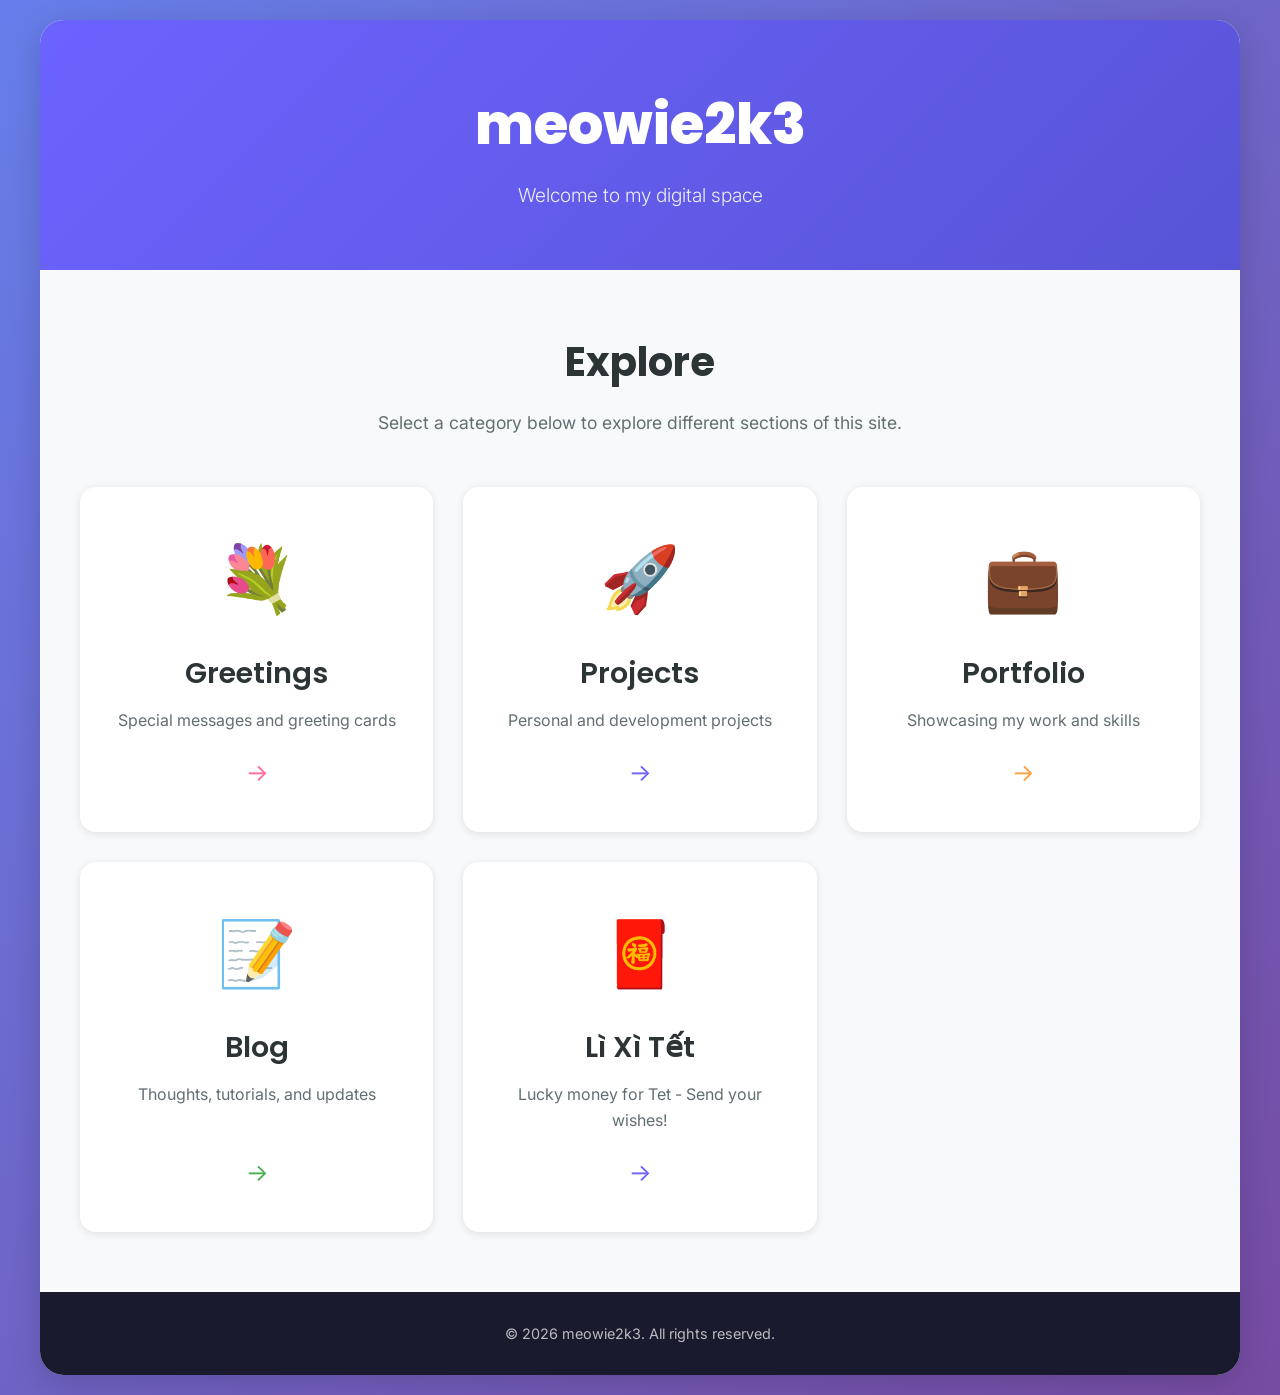
<file: index.html>
<!DOCTYPE html>
<html lang="en">
<head>
    <meta charset="UTF-8">
    <meta name="viewport" content="width=device-width, initial-scale=1.0">
    <meta name="description" content="Personal website - Multiple projects and pages">
    <meta name="theme-color" content="#6C63FF">
    <title>meowie2k3 - Home</title>
    <link rel="stylesheet" href="style.css">
    <link rel="preconnect" href="https://fonts.googleapis.com">
    <link rel="preconnect" href="https://fonts.gstatic.com" crossorigin>
    <link href="https://fonts.googleapis.com/css2?family=Inter:wght@300;400;500;600;700&family=Poppins:wght@600;700;800&display=swap" rel="stylesheet">
</head>
<body>
    <div class="container">
        <header class="header">
            <div class="logo">
                <h1>meowie2k3</h1>
                <p class="subtitle">Welcome to my digital space</p>
            </div>
        </header>

        <main class="main-content">
            <section class="intro">
                <h2 class="section-title">Explore</h2>
                <p class="intro-text">Select a category below to explore different sections of this site.</p>
            </section>

            <div class="grid-container">
                <!-- Cards will be dynamically generated from sections.json -->
            </div>
        </main>

        <footer class="footer">
            <p>&copy; 2026 meowie2k3. All rights reserved.</p>
        </footer>
    </div>

    <script src="main.js"></script>
</body>
</html>
</file>
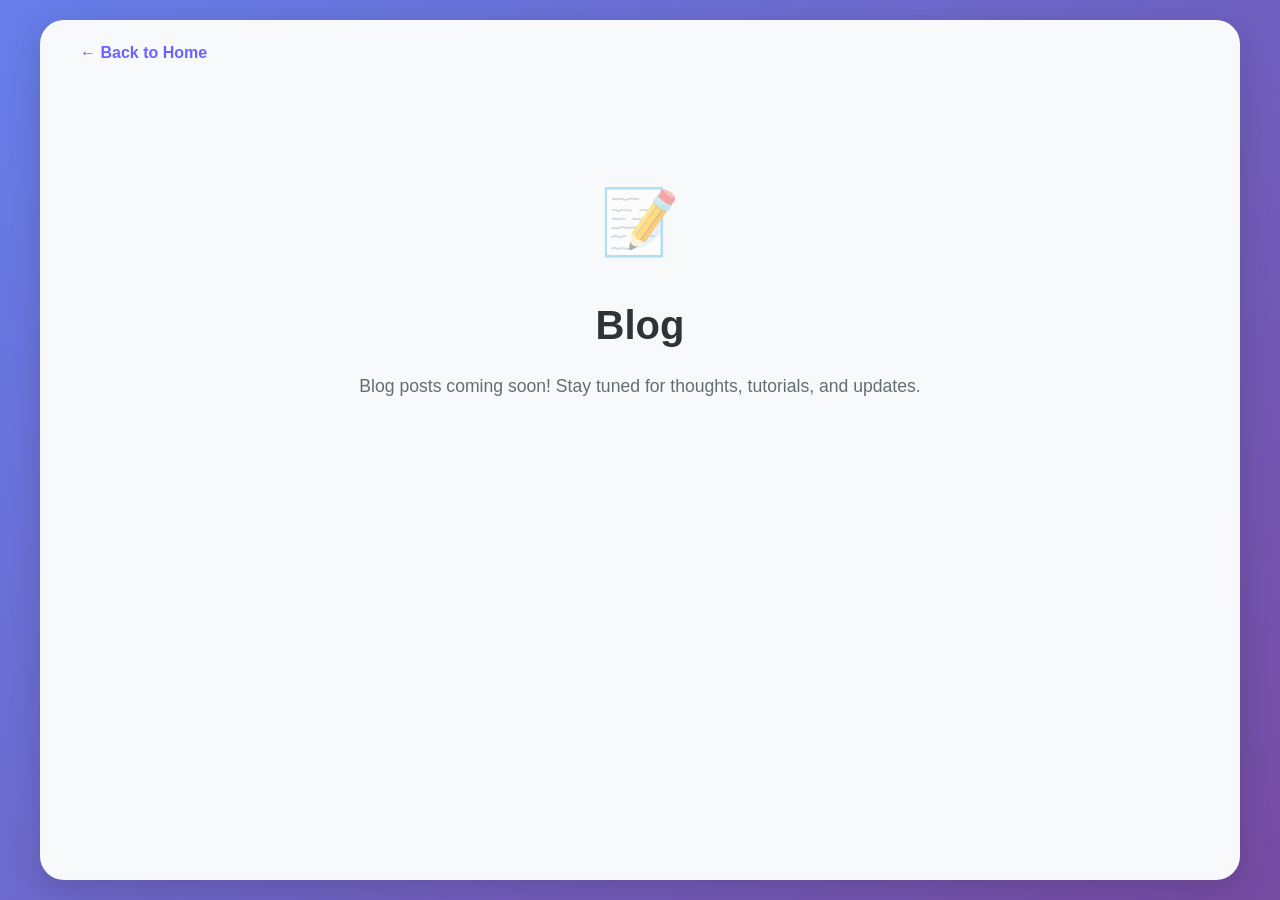
<file: blog/index.html>
<!DOCTYPE html>
<html lang="en">
<head>
    <meta charset="UTF-8">
    <meta name="viewport" content="width=device-width, initial-scale=1.0">
    <title>Blog - meowie2k3</title>
    <link rel="stylesheet" href="../style.css">
    <style>
        .back-link {
            display: inline-block;
            margin: 20px 40px;
            color: var(--primary-color);
            text-decoration: none;
            font-weight: 600;
            transition: transform 0.3s ease;
        }
        .back-link:hover {
            transform: translateX(-5px);
        }
        .content-area {
            padding: 40px;
            text-align: center;
            min-height: 400px;
            display: flex;
            flex-direction: column;
            align-items: center;
            justify-content: center;
        }
        .empty-state {
            font-size: 4rem;
            margin-bottom: 20px;
            opacity: 0.5;
        }
    </style>
</head>
<body>
    <div class="container">
        <a href="../" class="back-link">← Back to Home</a>
        
        <div class="content-area">
            <div class="empty-state">📝</div>
            <h2 class="section-title">Blog</h2>
            <p class="intro-text">
                Blog posts coming soon! Stay tuned for thoughts, tutorials, and updates.
            </p>
        </div>
    </div>
</body>
</html>
</file>
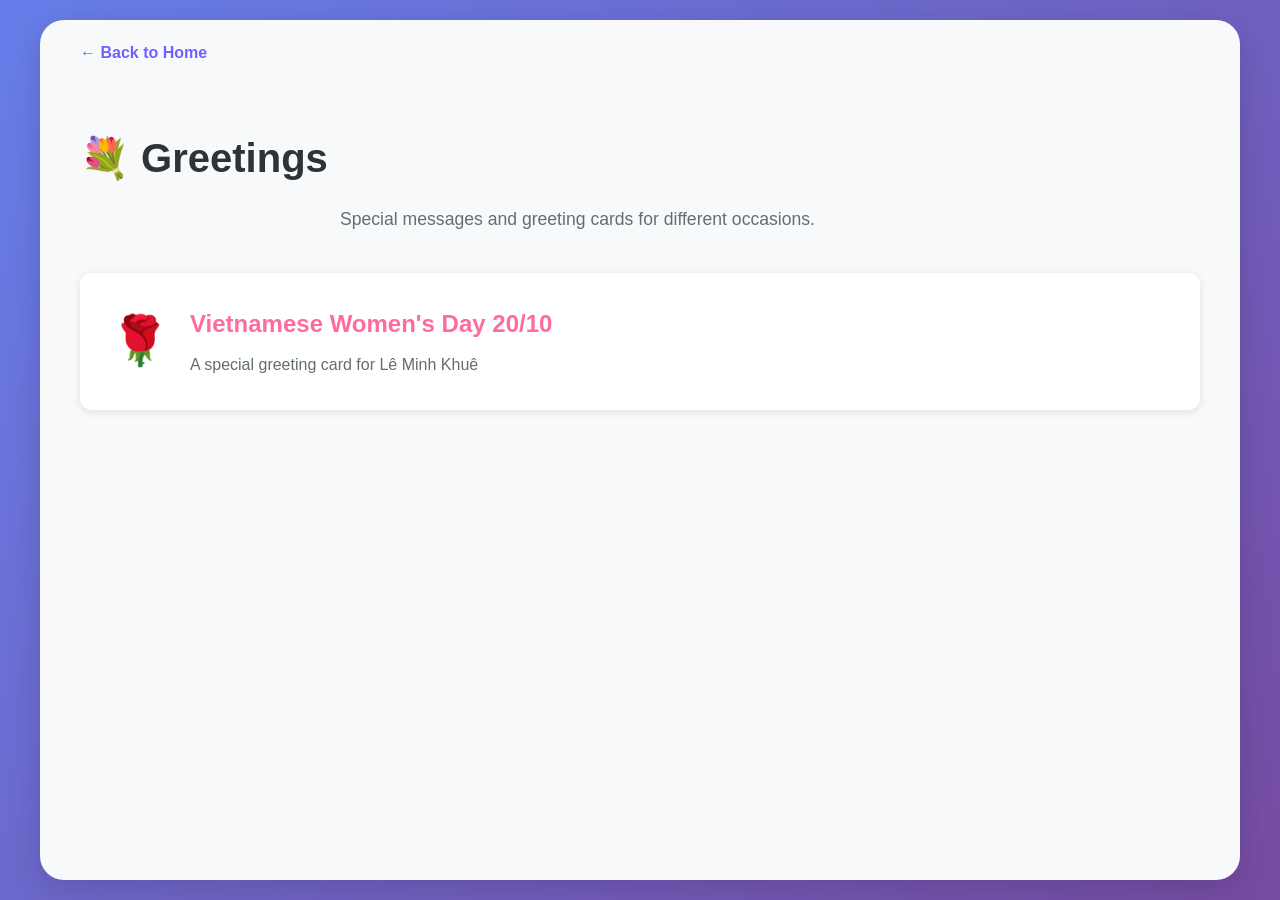
<file: greetings/index.html>
<!DOCTYPE html>
<html lang="en">
<head>
    <meta charset="UTF-8">
    <meta name="viewport" content="width=device-width, initial-scale=1.0">
    <title>Greetings - meowie2k3</title>
    <link rel="stylesheet" href="../style.css">
    <style>
        .back-link {
            display: inline-block;
            margin: 20px 40px;
            color: var(--primary-color);
            text-decoration: none;
            font-weight: 600;
            transition: transform 0.3s ease;
        }
        .back-link:hover {
            transform: translateX(-5px);
        }
        .greeting-list {
            padding: 40px;
        }
        .greeting-item {
            background: white;
            padding: 30px;
            margin-bottom: 20px;
            border-radius: 12px;
            box-shadow: var(--shadow-sm);
            transition: all 0.3s ease;
        }
        .greeting-item:hover {
            transform: translateX(10px);
            box-shadow: var(--shadow-md);
        }
        .greeting-item a {
            text-decoration: none;
            color: var(--text-dark);
            display: flex;
            align-items: center;
            gap: 20px;
        }
        .greeting-icon {
            font-size: 3rem;
        }
        .greeting-info h3 {
            font-size: 1.5rem;
            margin-bottom: 8px;
            color: var(--accent-pink);
        }
        .greeting-info p {
            color: var(--text-light);
        }
    </style>
</head>
<body>
    <div class="container">
        <a href="../" class="back-link">← Back to Home</a>
        
        <div class="greeting-list">
            <h2 class="section-title">💐 Greetings</h2>
            <p class="intro-text" style="text-align: left; margin-bottom: 40px;">
                Special messages and greeting cards for different occasions.
            </p>

            <div class="greeting-item">
                <a href="khue-2010/">
                    <span class="greeting-icon">🌹</span>
                    <div class="greeting-info">
                        <h3>Vietnamese Women's Day 20/10</h3>
                        <p>A special greeting card for Lê Minh Khuê</p>
                    </div>
                </a>
            </div>

            <!-- Add more greeting cards here in the future -->
        </div>
    </div>
</body>
</html>
</file>
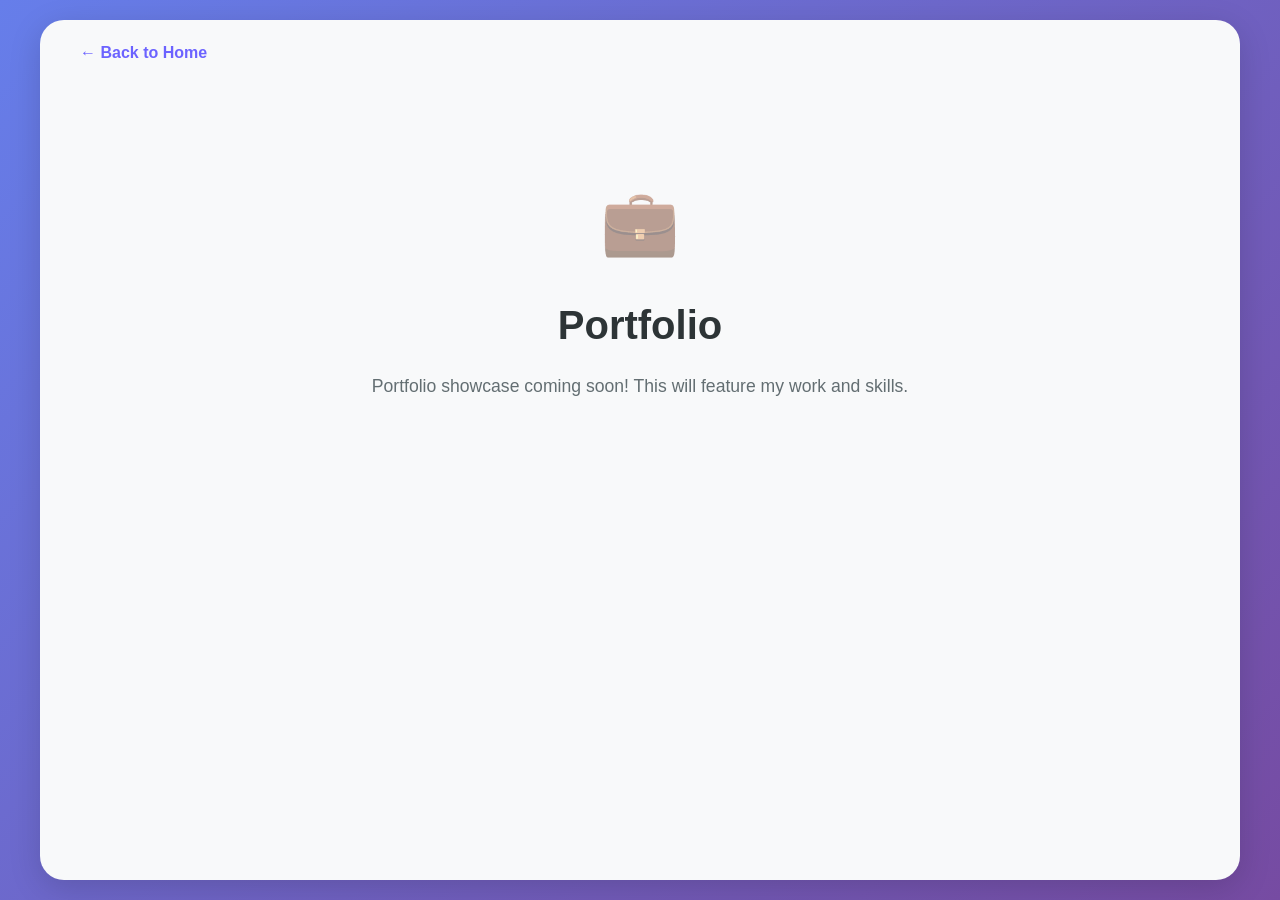
<file: portfolio/index.html>
<!DOCTYPE html>
<html lang="en">
<head>
    <meta charset="UTF-8">
    <meta name="viewport" content="width=device-width, initial-scale=1.0">
    <title>Portfolio - meowie2k3</title>
    <link rel="stylesheet" href="../style.css">
    <style>
        .back-link {
            display: inline-block;
            margin: 20px 40px;
            color: var(--primary-color);
            text-decoration: none;
            font-weight: 600;
            transition: transform 0.3s ease;
        }
        .back-link:hover {
            transform: translateX(-5px);
        }
        .content-area {
            padding: 40px;
            text-align: center;
            min-height: 400px;
            display: flex;
            flex-direction: column;
            align-items: center;
            justify-content: center;
        }
        .empty-state {
            font-size: 4rem;
            margin-bottom: 20px;
            opacity: 0.5;
        }
    </style>
</head>
<body>
    <div class="container">
        <a href="../" class="back-link">← Back to Home</a>
        
        <div class="content-area">
            <div class="empty-state">💼</div>
            <h2 class="section-title">Portfolio</h2>
            <p class="intro-text">
                Portfolio showcase coming soon! This will feature my work and skills.
            </p>
        </div>
    </div>
</body>
</html>
</file>
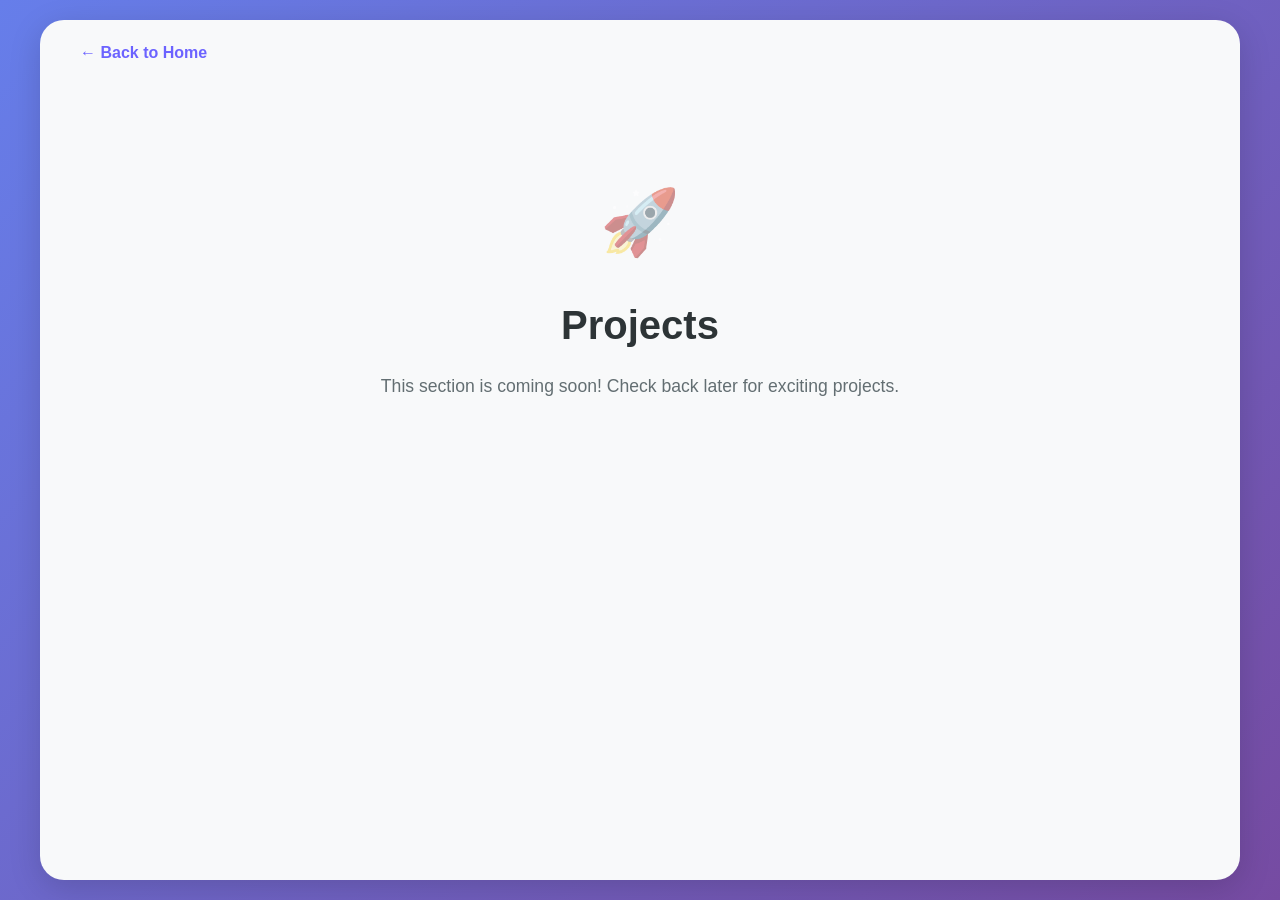
<file: projects/index.html>
<!DOCTYPE html>
<html lang="en">
<head>
    <meta charset="UTF-8">
    <meta name="viewport" content="width=device-width, initial-scale=1.0">
    <title>Projects - meowie2k3</title>
    <link rel="stylesheet" href="../style.css">
    <style>
        .back-link {
            display: inline-block;
            margin: 20px 40px;
            color: var(--primary-color);
            text-decoration: none;
            font-weight: 600;
            transition: transform 0.3s ease;
        }
        .back-link:hover {
            transform: translateX(-5px);
        }
        .content-area {
            padding: 40px;
            text-align: center;
            min-height: 400px;
            display: flex;
            flex-direction: column;
            align-items: center;
            justify-content: center;
        }
        .empty-state {
            font-size: 4rem;
            margin-bottom: 20px;
            opacity: 0.5;
        }
    </style>
</head>
<body>
    <div class="container">
        <a href="../" class="back-link">← Back to Home</a>
        
        <div class="content-area">
            <div class="empty-state">🚀</div>
            <h2 class="section-title">Projects</h2>
            <p class="intro-text">
                This section is coming soon! Check back later for exciting projects.
            </p>
        </div>
    </div>
</body>
</html>
</file>
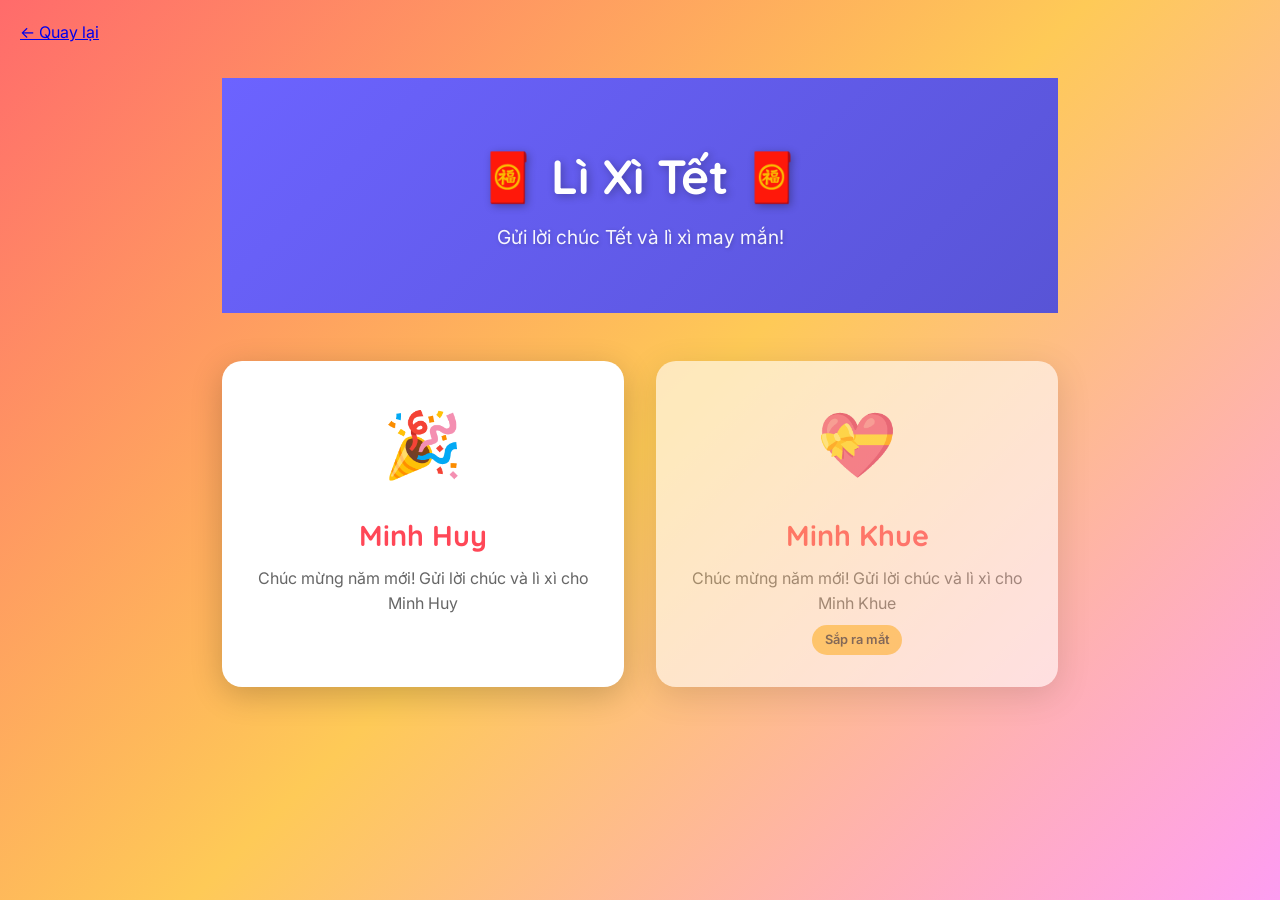
<file: Tet_lixi/index.html>
<!DOCTYPE html>
<html lang="vi">
<head>
    <meta charset="UTF-8">
    <meta name="viewport" content="width=device-width, initial-scale=1.0">
    <title>Lì Xì Tết</title>
    <link rel="stylesheet" href="../style.css">
    <link href="https://fonts.googleapis.com/css2?family=Inter:wght@400;500;600&family=Quicksand:wght@600;700&display=swap" rel="stylesheet">
    <style>
        body {
            background: linear-gradient(135deg, #ff6b6b 0%, #feca57 50%, #ff9ff3 100%);
            min-height: 100vh;
        }

        .content-area {
            max-width: 900px;
            margin: 0 auto;
            padding: 2rem;
        }

        .header {
            text-align: center;
            margin-bottom: 3rem;
        }

        .header h1 {
            font-family: 'Quicksand', sans-serif;
            font-size: 3rem;
            color: white;
            text-shadow: 2px 2px 8px rgba(0,0,0,0.3);
            margin-bottom: 0.5rem;
        }

        .header p {
            color: rgba(255,255,255,0.95);
            font-size: 1.2rem;
            text-shadow: 1px 1px 4px rgba(0,0,0,0.2);
        }

        .lixi-grid {
            display: grid;
            grid-template-columns: repeat(auto-fit, minmax(300px, 1fr));
            gap: 2rem;
            margin-top: 2rem;
        }

        .lixi-card {
            background: white;
            border-radius: 20px;
            padding: 2rem;
            box-shadow: 0 8px 32px rgba(0,0,0,0.2);
            transition: all 0.3s ease;
            text-decoration: none;
            color: inherit;
            display: flex;
            flex-direction: column;
            align-items: center;
        }

        .lixi-card:hover {
            transform: translateY(-10px);
            box-shadow: 0 12px 40px rgba(0,0,0,0.3);
        }

        .lixi-icon {
            font-size: 4rem;
            margin-bottom: 1rem;
            animation: bounce 2s ease-in-out infinite;
        }

        @keyframes bounce {
            0%, 100% { transform: translateY(0); }
            50% { transform: translateY(-10px); }
        }

        .lixi-card h2 {
            font-family: 'Quicksand', sans-serif;
            font-size: 1.8rem;
            color: #ff4757;
            margin-bottom: 0.5rem;
        }

        .lixi-card p {
            color: #666;
            text-align: center;
            line-height: 1.6;
        }

        .coming-soon {
            opacity: 0.6;
            cursor: not-allowed;
        }

        .coming-soon:hover {
            transform: none;
        }

        .badge {
            background: #feca57;
            color: #333;
            padding: 0.3rem 0.8rem;
            border-radius: 20px;
            font-size: 0.8rem;
            font-weight: 600;
            margin-top: 0.5rem;
        }

        @media (max-width: 768px) {
            .header h1 {
                font-size: 2rem;
            }

            .lixi-grid {
                grid-template-columns: 1fr;
            }
        }
    </style>
</head>
<body>
    <a href="../" class="back-link">← Quay lại</a>
    
    <div class="content-area">
        <div class="header">
            <h1>🧧 Lì Xì Tết 🧧</h1>
            <p>Gửi lời chúc Tết và lì xì may mắn!</p>
        </div>

        <div class="lixi-grid">
            <a href="MinhHuy/" class="lixi-card">
                <div class="lixi-icon">🎉</div>
                <h2>Minh Huy</h2>
                <p>Chúc mừng năm mới! Gửi lời chúc và lì xì cho Minh Huy</p>
            </a>

            <div class="lixi-card coming-soon">
                <div class="lixi-icon">💝</div>
                <h2>Minh Khue</h2>
                <p>Chúc mừng năm mới! Gửi lời chúc và lì xì cho Minh Khue</p>
                <span class="badge">Sắp ra mắt</span>
            </div>
        </div>
    </div>
</body>
</html>
</file>
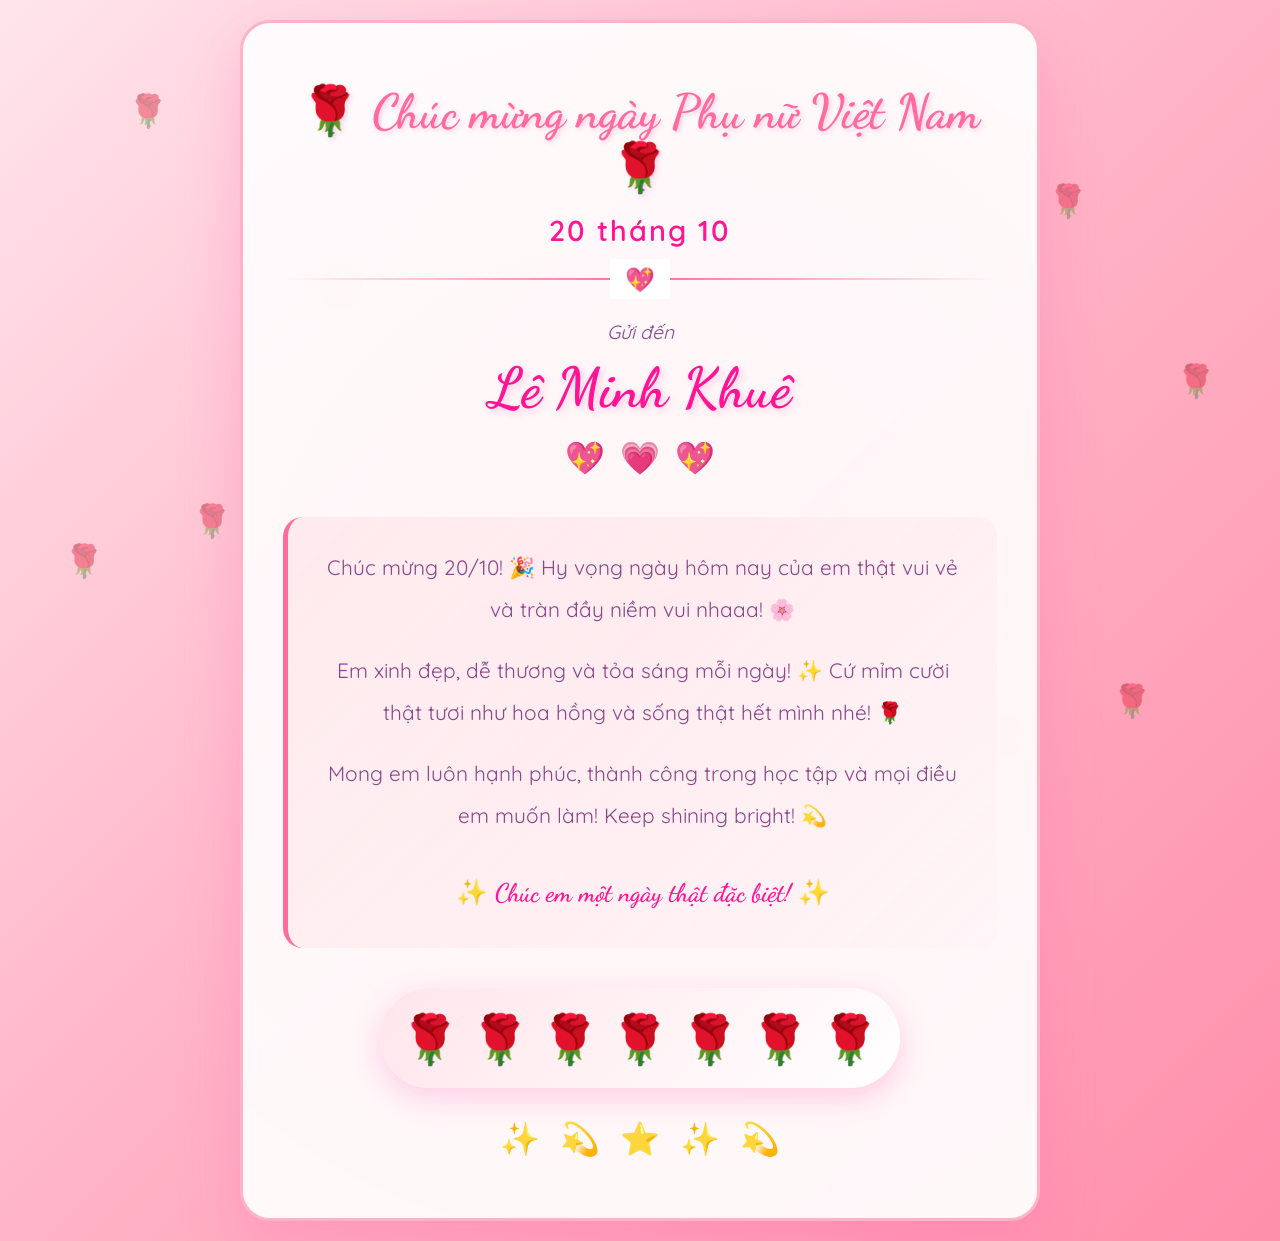
<file: greetings/khue-2010/index.html>
<!DOCTYPE html>
<html lang="vi">
<head>
    <meta charset="UTF-8">
    <meta name="viewport" content="width=device-width, initial-scale=1.0, maximum-scale=5.0, user-scalable=yes">
    <meta name="description" content="Chúc mừng ngày Phụ nữ Việt Nam 20/10 - Lê Minh Khuê">
    <meta name="theme-color" content="#FFB3C6">
    <title>Chúc mừng ngày Phụ nữ Việt Nam 20/10 💐</title>
    <link rel="stylesheet" href="styles.css">
    <link rel="preconnect" href="https://fonts.googleapis.com">
    <link rel="preconnect" href="https://fonts.gstatic.com" crossorigin>
    <link href="https://fonts.googleapis.com/css2?family=Dancing+Script:wght@400;500;600;700&family=Quicksand:wght@300;400;500;600;700&display=swap" rel="stylesheet">
</head>
<body>
    <!-- Floating roses background -->
    <div class="roses-container">
        <div class="rose rose-1">🌹</div>
        <div class="rose rose-2">🌹</div>
        <div class="rose rose-3">🌹</div>
        <div class="rose rose-4">🌹</div>
        <div class="rose rose-5">🌹</div>
        <div class="rose rose-6">🌹</div>
        <div class="rose rose-7">🌹</div>
        <div class="rose rose-8">🌹</div>
    </div>

    <!-- Main content -->
    <div class="container">
        <div class="card">
            <div class="header">
                <h1 class="fade-in">
                    <span class="rose-icon">🌹</span>
                    Chúc mừng ngày Phụ nữ Việt Nam
                    <span class="rose-icon">🌹</span>
                </h1>
                <p class="date fade-in-delay-1">20 tháng 10</p>
            </div>

            <div class="divider"></div>

            <div class="recipient fade-in-delay-2">
                <p class="to-text">Gửi đến</p>
                <h2 class="name">Lê Minh Khuê</h2>
                <div class="heart-group">
                    <span class="heart">💖</span>
                    <span class="heart">💗</span>
                    <span class="heart">💖</span>
                </div>
            </div>

            <div class="message fade-in-delay-3">
                <p class="message-text">
                    Chúc mừng 20/10! 🎉 Hy vọng ngày hôm nay của em thật vui vẻ và tràn đầy niềm vui nhaaa! 🌸
                </p>
                <p class="message-text">
                    Em xinh đẹp, dễ thương và tỏa sáng mỗi ngày! ✨
                    Cứ mỉm cười thật tươi như hoa hồng và sống thật hết mình nhé! 🌹
                </p>
                <p class="message-text">
                    Mong em luôn hạnh phúc, thành công trong học tập và mọi điều em muốn làm! 
                    Keep shining bright! 💫
                </p>
                <p class="message-text signature">
                    ✨ Chúc em một ngày thật đặc biệt! ✨
                </p>
            </div>

            <div class="bouquet fade-in-delay-4">
                <div class="bouquet-container">
                    <span class="flower">🌹</span>
                    <span class="flower">🌹</span>
                    <span class="flower">🌹</span>
                    <span class="flower">🌹</span>
                    <span class="flower">🌹</span>
                    <span class="flower">🌹</span>
                    <span class="flower">🌹</span>
                </div>
            </div>

            <div class="sparkles">
                <span class="sparkle">✨</span>
                <span class="sparkle">💫</span>
                <span class="sparkle">⭐</span>
                <span class="sparkle">✨</span>
                <span class="sparkle">💫</span>
            </div>
        </div>
    </div>

    <script src="script.js"></script>
</body>
</html>
</file>
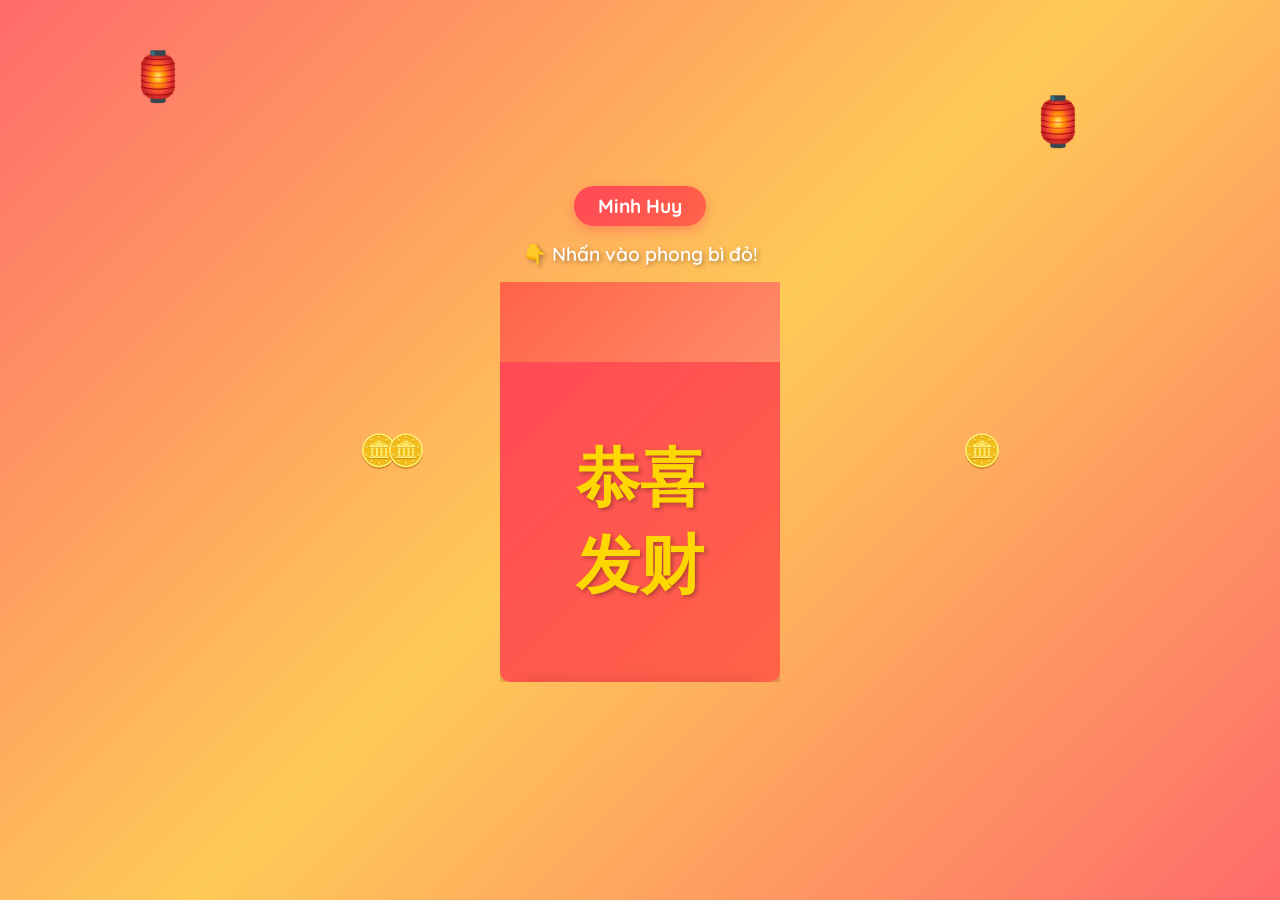
<file: Tet_lixi/MinhHuy/index.html>
<!DOCTYPE html>
<html lang="vi">
<head>
    <meta charset="UTF-8">
    <meta name="viewport" content="width=device-width, initial-scale=1.0">
    <title>Lì xì Tết - Minh Huy</title>
    <link href="https://fonts.googleapis.com/css2?family=Quicksand:wght@400;600;700&display=swap" rel="stylesheet">
    <style>
        * {
            margin: 0;
            padding: 0;
            box-sizing: border-box;
        }

        body {
            font-family: 'Quicksand', sans-serif;
            background: linear-gradient(135deg, #ff6b6b 0%, #feca57 50%, #ff6b6b 100%);
            min-height: 100vh;
            display: flex;
            justify-content: center;
            align-items: center;
            overflow: hidden;
            position: relative;
        }

        /* Fireworks and decorations */
        .firework {
            position: absolute;
            width: 4px;
            height: 4px;
            border-radius: 50%;
            animation: explode 1s ease-out infinite;
        }

        @keyframes explode {
            0% {
                opacity: 1;
                transform: scale(0);
            }
            100% {
                opacity: 0;
                transform: scale(20);
            }
        }

        .lantern {
            position: absolute;
            font-size: 3rem;
            animation: swing 3s ease-in-out infinite;
        }

        @keyframes swing {
            0%, 100% { transform: rotate(-5deg); }
            50% { transform: rotate(5deg); }
        }

        /* Main container */
        .container {
            text-align: center;
            padding: 2rem;
            max-width: 500px;
            width: 90%;
            z-index: 10;
        }

        .envelope-container {
            position: relative;
            margin-bottom: 2rem;
            cursor: pointer;
        }

        .envelope {
            width: 280px;
            height: 400px;
            margin: 0 auto;
            position: relative;
            transition: transform 0.3s ease;
            overflow: hidden;
        }

        .envelope.opened {
            overflow: visible;
        }

        .envelope:hover {
            transform: scale(1.05);
        }

        .envelope-back {
            width: 100%;
            height: 100%;
            background: linear-gradient(135deg, #ff4757 0%, #ff6348 100%);
            border-radius: 0 0 10px 10px;
            box-shadow: 0 10px 30px rgba(0,0,0,0.3);
            position: relative;
            overflow: hidden;
        }

        .envelope-back::before {
            content: '恭喜发财';
            position: absolute;
            font-size: 4rem;
            color: #ffd700;
            top: 60%;
            left: 50%;
            transform: translate(-50%, -50%);
            font-weight: bold;
            text-shadow: 2px 2px 4px rgba(0,0,0,0.3);
        }

        .envelope-flap {
            position: absolute;
            top: 0;
            left: 0;
            width: 100%;
            height: 20%;
            background: linear-gradient(135deg, #ff6348 0%, #ff8c69 100%);
            transform-origin: top;
            transition: transform 0.6s ease, z-index 0s ease 0.6s;
            z-index: 10;
        }

        .envelope.opened .envelope-flap {
            transform: rotateX(-180deg);
            z-index: 1;
        }

        .greeting-card {
            position: absolute;
            width: 240px;
            height: 450px;
            background: linear-gradient(135deg, #fff5e1 0%, #ffe4b5 100%);
            border-radius: 8px;
            top: 50%;
            left: 50%;
            transform: translate(-50%, -50%) translateY(425px);
            transition: transform 0.6s ease 0.3s, z-index 0s ease 0.3s;
            box-shadow: 0 5px 20px rgba(0,0,0,0.2);
            padding: 1.5rem;
            z-index: 5;
            overflow: hidden;
        }

        .envelope.opened .greeting-card {
            transform: translate(-50%, -50%) translateY(-180px);
            z-index: 15;
        }

        .greeting-content {
            opacity: 0;
            transition: opacity 0.3s ease;
        }

        .envelope.opened .greeting-content {
            opacity: 1;
            transition-delay: 0.6s;
        }

        h1 {
            color: #ff4757;
            font-size: 1.5rem;
            margin-bottom: 0.8rem;
            text-shadow: 2px 2px 4px rgba(0,0,0,0.1);
        }

        .message {
            color: #333;
            font-size: 0.9rem;
            line-height: 1.5;
            margin-bottom: 0.8rem;
        }

        .qr-container {
            background: white;
            padding: 0.8rem;
            border-radius: 8px;
            box-shadow: 0 4px 12px rgba(0,0,0,0.1);
            margin-top: 0.8rem;
        }

        .qr-image {
            width: 100%;
            max-width: 160px;
            height: auto;
            border-radius: 4px;
        }

        .name-tag {
            background: linear-gradient(135deg, #ff4757 0%, #ff6348 100%);
            color: white;
            padding: 0.5rem 1.5rem;
            border-radius: 25px;
            font-size: 1.2rem;
            font-weight: bold;
            display: inline-block;
            margin-bottom: 1rem;
            box-shadow: 0 4px 12px rgba(255,71,87,0.4);
        }

        .instruction {
            color: white;
            font-size: 1.2rem;
            font-weight: 600;
            margin-bottom: 1rem;
            text-shadow: 2px 2px 4px rgba(0,0,0,0.3);
            animation: bounce 2s ease-in-out infinite;
        }

        @keyframes bounce {
            0%, 100% { transform: translateY(0); }
            50% { transform: translateY(-10px); }
        }

        .coins {
            position: absolute;
            font-size: 2rem;
            animation: fall 3s linear infinite;
        }

        @keyframes fall {
            0% {
                transform: translateY(-100px) rotate(0deg);
                opacity: 1;
            }
            100% {
                transform: translateY(100vh) rotate(360deg);
                opacity: 0.5;
            }
        }

        @keyframes slideIn {
            from {
                transform: translateX(400px);
                opacity: 0;
            }
            to {
                transform: translateX(0);
                opacity: 1;
            }
        }

        @keyframes slideOut {
            from {
                transform: translateX(0);
                opacity: 1;
            }
            to {
                transform: translateX(400px);
                opacity: 0;
            }
        }

        @media (max-width: 480px) {
            .envelope {
                width: 240px;
                height: 150px;
            }

            .greeting-card {
                width: 200px;
                height: 360px;
                padding: 1rem;
            }

            h1 {
                font-size: 1.3rem;
            }

            .message {
                font-size: 0.85rem;
            }
            
            .qr-image {
                max-width: 160px;
            }
        }
    </style>
</head>
<body>
    <!-- Decorative lanterns -->
    <div class="lantern" style="top: 5%; left: 10%;">🏮</div>
    <div class="lantern" style="top: 10%; right: 15%;">🏮</div>

    <div class="container">
        <div class="name-tag">Minh Huy</div>
        <div class="instruction" id="instruction">👇 Nhấn vào phong bì đỏ!</div>
        <div id="counter" style="display: none; color: white; font-weight: 600; margin-bottom: 1rem; text-shadow: 2px 2px 4px rgba(0,0,0,0.3);">
            Bạn đã nhìn <span id="count">0</span> lần rồi đấy...
        </div>
        
        <div class="envelope-container">
            <div class="envelope" id="envelope">
                <div class="envelope-back"></div>
                <div class="envelope-flap"></div>
                <div class="greeting-card">
                    <div class="greeting-content">
                        <h1>🧧 Úi giời ơi! 🧧</h1>
                        <p class="message">
                            Bạn đã mở phong bì rồi nha!<br>
                            Vậy là bạn đã đồng ý lì xì cho tui rồi đó! 😏<br>
                            <br>
                            <strong>Không có đường lui đâu nhen!</strong> 😈<br>
                            <small>(Đùa thôi... nhưng mà thật luôn á 👉👈)</small>
                        </p>
                        <div class="qr-container">
                            <img src="../assets/MinhHuy-BankQR.jpg" alt="QR Code" class="qr-image">
                            <p style="margin-top: 0.5rem; font-size: 0.9rem; color: #666;">
                                Chỉ cần quét mã thôi, không đau đâu! 🥺
                            </p>
                        </div>
                    </div>
                </div>
            </div>
        </div>
    </div>

    <script>
        const envelope = document.getElementById('envelope');
        const instruction = document.getElementById('instruction');
        const counter = document.getElementById('counter');
        const countSpan = document.getElementById('count');
        let isOpened = false;
        let lookCount = 0;
        let hoverTimer;

        const funnyMessages = [
            "Ê chờ chờ, sao chưa nhấn??? 🤔",
            "Nhấn đi mà, không cắn đâu! 😄",
            "Tui đang đói bụng lắm rồi đó... 🥺",
            "Bạn có biết Tết này tui chưa có lì xì nào không? 😢",
            "OK fine, không nhấn thì thôi... 💔 (nhấn đi mà huhu)",
            "Nhấn 1 cái thôi mà, tốn gì đâu! 😤",
            "Tui sẽ nhớ mãi ơn này đó! 🙏✨"
        ];

        // Track hover time
        envelope.addEventListener('mouseenter', function() {
            if (!isOpened) {
                hoverTimer = setInterval(() => {
                    lookCount++;
                    countSpan.textContent = lookCount;
                    counter.style.display = 'block';
                    
                    if (lookCount === 3) {
                        instruction.textContent = "Nhìn nhiều vậy, nhấn đi chứ! 😏";
                    } else if (lookCount === 5) {
                        instruction.textContent = "5 lần rồi nha... Tui đang đợi đó 👀";
                    } else if (lookCount === 8) {
                        instruction.textContent = "Okay bạn này hơi kiên nhẫn đấy 😅";
                    } else if (lookCount >= 10) {
                        instruction.textContent = "BẠN ƠI NHẤN ĐI MÀ!!! 😭😭😭";
                    }
                }, 1000);
            }
        });

        envelope.addEventListener('mouseleave', function() {
            clearInterval(hoverTimer);
        });

        envelope.addEventListener('click', function() {
            if (!isOpened) {
                envelope.classList.add('opened');
                isOpened = true;
                clearInterval(hoverTimer);
                counter.style.display = 'none';
                instruction.style.display = 'none';
                createFireworks();
                createFallingCoins();
                showThankYouMessages();
            }
        });

        function showThankYouMessages() {
            const messages = [
                "Yayyy! Bạn là người tốt nhất! 🥳",
                "Tui biết mà, bạn tốt bụng lắm! 💖",
                "Cảm ơn bạn nhiều nhaaa! 🎉",
                "Năm nay tui giàu rồi nèeee! 😎💰"
            ];

            messages.forEach((msg, index) => {
                setTimeout(() => {
                    const msgDiv = document.createElement('div');
                    msgDiv.style.cssText = `
                        position: fixed;
                        top: ${20 + index * 60}px;
                        right: 20px;
                        background: linear-gradient(135deg, #ff6b6b, #feca57);
                        color: white;
                        padding: 1rem 1.5rem;
                        border-radius: 10px;
                        font-weight: 600;
                        box-shadow: 0 4px 12px rgba(0,0,0,0.3);
                        animation: slideIn 0.5s ease-out;
                        z-index: 1000;
                    `;
                    msgDiv.textContent = msg;
                    document.body.appendChild(msgDiv);

                    setTimeout(() => {
                        msgDiv.style.animation = 'slideOut 0.5s ease-out';
                        setTimeout(() => msgDiv.remove(), 500);
                    }, 2500);
                }, index * 600);
            });
        }

        function createFireworks() {
            for (let i = 0; i < 15; i++) {
                setTimeout(() => {
                    const firework = document.createElement('div');
                    firework.className = 'firework';
                    firework.style.left = Math.random() * 100 + '%';
                    firework.style.top = Math.random() * 100 + '%';
                    firework.style.background = `hsl(${Math.random() * 360}, 100%, 60%)`;
                    document.body.appendChild(firework);

                    setTimeout(() => firework.remove(), 1000);
                }, i * 100);
            }
        }

        function createFallingCoins() {
            const coinEmojis = ['💰', '🪙', '💵', '💴', '💶', '💷'];
            
            setInterval(() => {
                const coin = document.createElement('div');
                coin.className = 'coins';
                coin.textContent = coinEmojis[Math.floor(Math.random() * coinEmojis.length)];
                coin.style.left = Math.random() * 100 + '%';
                coin.style.animationDuration = (Math.random() * 2 + 2) + 's';
                document.body.appendChild(coin);

                setTimeout(() => coin.remove(), 5000);
            }, 300);
        }

        // Add some initial decorative elements
        window.addEventListener('load', () => {
            for (let i = 0; i < 5; i++) {
                setTimeout(() => {
                    const coin = document.createElement('div');
                    coin.className = 'coins';
                    coin.textContent = '🪙';
                    coin.style.left = Math.random() * 100 + '%';
                    coin.style.animationDuration = (Math.random() * 2 + 3) + 's';
                    document.body.appendChild(coin);
                }, i * 500);
            }
        });
    </script>
</body>
</html>
</file>
<file: style.css>
* {
    margin: 0;
    padding: 0;
    box-sizing: border-box;
}

:root {
    --primary-color: #6C63FF;
    --secondary-color: #4CAF50;
    --accent-pink: #FF6B9D;
    --accent-orange: #FF9F43;
    --bg-dark: #1a1a2e;
    --bg-light: #f8f9fa;
    --text-dark: #2d3436;
    --text-light: #636e72;
    --card-bg: #ffffff;
    --shadow-sm: 0 2px 8px rgba(0,0,0,0.1);
    --shadow-md: 0 4px 16px rgba(0,0,0,0.12);
    --shadow-lg: 0 8px 32px rgba(0,0,0,0.15);
}

body {
    font-family: 'Inter', sans-serif;
    background: linear-gradient(135deg, #667eea 0%, #764ba2 100%);
    min-height: 100vh;
    color: var(--text-dark);
    line-height: 1.6;
    padding: 20px;
}

.container {
    max-width: 1200px;
    margin: 0 auto;
    background: var(--bg-light);
    border-radius: 24px;
    box-shadow: var(--shadow-lg);
    overflow: hidden;
    min-height: calc(100vh - 40px);
    display: flex;
    flex-direction: column;
}

/* Header */
.header {
    background: linear-gradient(135deg, var(--primary-color), #5854d6);
    color: white;
    padding: 60px 40px;
    text-align: center;
}

.logo h1 {
    font-family: 'Poppins', sans-serif;
    font-size: 3.5rem;
    font-weight: 800;
    margin-bottom: 10px;
    animation: fadeInDown 0.8s ease;
}

.subtitle {
    font-size: 1.2rem;
    opacity: 0.9;
    font-weight: 300;
    animation: fadeInUp 0.8s ease;
}

/* Main Content */
.main-content {
    flex: 1;
    padding: 60px 40px;
}

.intro {
    text-align: center;
    margin-bottom: 50px;
}

.section-title {
    font-family: 'Poppins', sans-serif;
    font-size: 2.5rem;
    color: var(--text-dark);
    margin-bottom: 15px;
    font-weight: 700;
}

.intro-text {
    font-size: 1.1rem;
    color: var(--text-light);
    max-width: 600px;
    margin: 0 auto;
}

/* Grid Layout */
.grid-container {
    display: grid;
    grid-template-columns: repeat(auto-fit, minmax(280px, 1fr));
    gap: 30px;
    margin-top: 40px;
}

/* Cards */
.card {
    background: var(--card-bg);
    border-radius: 16px;
    padding: 40px 30px;
    text-decoration: none;
    transition: all 0.3s ease;
    position: relative;
    overflow: hidden;
    box-shadow: var(--shadow-sm);
    display: flex;
    flex-direction: column;
    align-items: center;
    text-align: center;
}

.card::before {
    content: '';
    position: absolute;
    top: 0;
    left: 0;
    right: 0;
    height: 4px;
    background: linear-gradient(90deg, var(--primary-color), var(--secondary-color));
    transform: scaleX(0);
    transition: transform 0.3s ease;
}

.card:hover {
    transform: translateY(-8px);
    box-shadow: var(--shadow-lg);
}

.card:hover::before {
    transform: scaleX(1);
}

.card-icon {
    font-size: 4rem;
    margin-bottom: 20px;
    transition: transform 0.3s ease;
}

.card:hover .card-icon {
    transform: scale(1.2) rotate(5deg);
}

.card-title {
    font-family: 'Poppins', sans-serif;
    font-size: 1.8rem;
    color: var(--text-dark);
    margin-bottom: 12px;
    font-weight: 600;
}

.card-description {
    font-size: 1rem;
    color: var(--text-light);
    margin-bottom: 20px;
    flex: 1;
}

.card-arrow {
    font-size: 1.5rem;
    color: var(--primary-color);
    transition: transform 0.3s ease;
}

.card:hover .card-arrow {
    transform: translateX(10px);
}

/* Card Color Variants */
.card-greetings:hover {
    border-color: var(--accent-pink);
}

.card-greetings .card-arrow {
    color: var(--accent-pink);
}

.card-projects:hover {
    border-color: var(--primary-color);
}

.card-portfolio:hover {
    border-color: var(--accent-orange);
}

.card-portfolio .card-arrow {
    color: var(--accent-orange);
}

.card-blog:hover {
    border-color: var(--secondary-color);
}

.card-blog .card-arrow {
    color: var(--secondary-color);
}

/* Footer */
.footer {
    background: var(--bg-dark);
    color: rgba(255,255,255,0.7);
    text-align: center;
    padding: 30px;
    font-size: 0.9rem;
}

/* Animations */
@keyframes fadeInDown {
    from {
        opacity: 0;
        transform: translateY(-30px);
    }
    to {
        opacity: 1;
        transform: translateY(0);
    }
}

@keyframes fadeInUp {
    from {
        opacity: 0;
        transform: translateY(30px);
    }
    to {
        opacity: 1;
        transform: translateY(0);
    }
}

/* Responsive Design */
@media (max-width: 768px) {
    body {
        padding: 10px;
    }

    .container {
        border-radius: 16px;
        min-height: calc(100vh - 20px);
    }

    .header {
        padding: 40px 20px;
    }

    .logo h1 {
        font-size: 2.5rem;
    }

    .subtitle {
        font-size: 1rem;
    }

    .main-content {
        padding: 40px 20px;
    }

    .section-title {
        font-size: 2rem;
    }

    .intro-text {
        font-size: 1rem;
    }

    .grid-container {
        grid-template-columns: 1fr;
        gap: 20px;
    }

    .card {
        padding: 30px 20px;
    }

    .card-icon {
        font-size: 3rem;
    }

    .card-title {
        font-size: 1.5rem;
    }
}

@media (max-width: 480px) {
    .logo h1 {
        font-size: 2rem;
    }

    .subtitle {
        font-size: 0.9rem;
    }

    .section-title {
        font-size: 1.8rem;
    }

    .card {
        padding: 25px 15px;
    }

    .card-icon {
        font-size: 2.5rem;
    }

    .card-title {
        font-size: 1.3rem;
    }

    .card-description {
        font-size: 0.9rem;
    }
}
</file>
<file: greetings/khue-2010/styles.css>
* {
    margin: 0;
    padding: 0;
    box-sizing: border-box;
}

:root {
    --pink-light: #FFE5EC;
    --pink-soft: #FFB3C6;
    --pink-medium: #FF8FAB;
    --pink-vibrant: #FF6B9D;
    --pink-deep: #FF1493;
    --rose-red: #FF69B4;
    --white: #FFFFFF;
    --text-dark: #8B4789;
    --shadow: rgba(255, 105, 180, 0.3);
}

body {
    font-family: 'Quicksand', sans-serif;
    background: linear-gradient(135deg, var(--pink-light) 0%, var(--pink-soft) 50%, var(--pink-medium) 100%);
    min-height: 100vh;
    display: flex;
    justify-content: center;
    align-items: center;
    padding: 20px;
    overflow-x: hidden;
    position: relative;
}

/* Floating roses background */
.roses-container {
    position: fixed;
    top: 0;
    left: 0;
    width: 100%;
    height: 100%;
    pointer-events: none;
    z-index: 1;
}

.rose {
    position: absolute;
    font-size: 2rem;
    opacity: 0.4;
    animation: float 15s infinite ease-in-out;
}

.rose-1 { top: 10%; left: 10%; animation-delay: 0s; }
.rose-2 { top: 20%; right: 15%; animation-delay: 2s; }
.rose-3 { top: 60%; left: 5%; animation-delay: 4s; }
.rose-4 { bottom: 20%; right: 10%; animation-delay: 1s; }
.rose-5 { top: 40%; right: 5%; animation-delay: 3s; }
.rose-6 { bottom: 40%; left: 15%; animation-delay: 5s; }
.rose-7 { top: 80%; right: 20%; animation-delay: 2.5s; }
.rose-8 { top: 30%; left: 25%; animation-delay: 4.5s; }

@keyframes float {
    0%, 100% { transform: translateY(0) rotate(0deg); }
    25% { transform: translateY(-20px) rotate(5deg); }
    50% { transform: translateY(0) rotate(0deg); }
    75% { transform: translateY(-15px) rotate(-5deg); }
}

/* Main container */
.container {
    max-width: 800px;
    width: 100%;
    position: relative;
    z-index: 2;
}

.card {
    background: rgba(255, 255, 255, 0.95);
    backdrop-filter: blur(10px);
    border-radius: 30px;
    padding: 60px 40px;
    box-shadow: 0 20px 60px var(--shadow);
    border: 3px solid var(--pink-soft);
    position: relative;
    overflow: hidden;
}

.card::before {
    content: '';
    position: absolute;
    top: -50%;
    left: -50%;
    width: 200%;
    height: 200%;
    background: radial-gradient(circle, rgba(255, 182, 193, 0.1) 0%, transparent 70%);
    animation: shimmer 8s infinite linear;
}

@keyframes shimmer {
    0% { transform: rotate(0deg); }
    100% { transform: rotate(360deg); }
}

/* Header */
.header {
    text-align: center;
    margin-bottom: 30px;
}

h1 {
    font-family: 'Dancing Script', cursive;
    font-size: 3rem;
    color: var(--pink-vibrant);
    margin-bottom: 15px;
    font-weight: 700;
    text-shadow: 2px 2px 4px var(--shadow);
}

.rose-icon {
    display: inline-block;
    animation: pulse 2s infinite;
}

@keyframes pulse {
    0%, 100% { transform: scale(1); }
    50% { transform: scale(1.2); }
}

.date {
    font-size: 1.8rem;
    color: var(--pink-deep);
    font-weight: 600;
    letter-spacing: 2px;
}

/* Divider */
.divider {
    height: 2px;
    background: linear-gradient(to right, transparent, var(--pink-soft), var(--pink-vibrant), var(--pink-soft), transparent);
    margin: 30px 0;
    position: relative;
}

.divider::after {
    content: '💖';
    position: absolute;
    top: 50%;
    left: 50%;
    transform: translate(-50%, -50%);
    background: white;
    padding: 5px 15px;
    font-size: 1.5rem;
}

/* Recipient */
.recipient {
    text-align: center;
    margin: 40px 0;
}

.to-text {
    font-size: 1.2rem;
    color: var(--text-dark);
    font-style: italic;
    margin-bottom: 10px;
}

.name {
    font-family: 'Dancing Script', cursive;
    font-size: 3.5rem;
    color: var(--pink-deep);
    font-weight: 700;
    margin: 10px 0;
    text-shadow: 3px 3px 6px var(--shadow);
    animation: glow 2s infinite alternate;
}

@keyframes glow {
    from { text-shadow: 3px 3px 6px var(--shadow); }
    to { text-shadow: 3px 3px 20px var(--shadow), 0 0 30px var(--shadow); }
}

.heart-group {
    display: flex;
    justify-content: center;
    gap: 15px;
    margin-top: 15px;
}

.heart {
    font-size: 2rem;
    display: inline-block;
    animation: heartbeat 1.5s infinite;
}

.heart:nth-child(2) {
    animation-delay: 0.2s;
}

.heart:nth-child(3) {
    animation-delay: 0.4s;
}

@keyframes heartbeat {
    0%, 100% { transform: scale(1); }
    10%, 30% { transform: scale(1.3); }
    20%, 40% { transform: scale(1.1); }
}

/* Message */
.message {
    margin: 40px 0;
    padding: 30px;
    background: linear-gradient(135deg, rgba(255, 182, 193, 0.2), rgba(255, 240, 245, 0.3));
    border-radius: 20px;
    border-left: 5px solid var(--pink-vibrant);
}

.message-text {
    font-size: 1.3rem;
    line-height: 2;
    color: var(--text-dark);
    margin-bottom: 20px;
    text-align: center;
}

.message-text:last-child {
    margin-bottom: 0;
}

.signature {
    font-family: 'Dancing Script', cursive;
    font-size: 1.6rem;
    font-weight: 600;
    color: var(--pink-deep);
    margin-top: 30px;
}

/* Bouquet */
.bouquet {
    text-align: center;
    margin: 40px 0 30px;
}

.bouquet-container {
    display: inline-flex;
    gap: 10px;
    padding: 20px;
    background: linear-gradient(135deg, var(--pink-light), var(--white));
    border-radius: 50px;
    box-shadow: 0 10px 30px var(--shadow);
}

.flower {
    font-size: 3rem;
    display: inline-block;
    animation: grow 2s infinite ease-in-out;
}

.flower:nth-child(1) { animation-delay: 0s; }
.flower:nth-child(2) { animation-delay: 0.2s; }
.flower:nth-child(3) { animation-delay: 0.4s; }
.flower:nth-child(4) { animation-delay: 0.6s; }
.flower:nth-child(5) { animation-delay: 0.8s; }
.flower:nth-child(6) { animation-delay: 1s; }
.flower:nth-child(7) { animation-delay: 1.2s; }

@keyframes grow {
    0%, 100% { transform: scale(1) rotate(0deg); }
    50% { transform: scale(1.2) rotate(5deg); }
}

/* Sparkles */
.sparkles {
    display: flex;
    justify-content: center;
    gap: 20px;
    margin-top: 30px;
}

.sparkle {
    font-size: 2rem;
    display: inline-block;
    animation: twinkle 1.5s infinite;
}

.sparkle:nth-child(1) { animation-delay: 0s; }
.sparkle:nth-child(2) { animation-delay: 0.3s; }
.sparkle:nth-child(3) { animation-delay: 0.6s; }
.sparkle:nth-child(4) { animation-delay: 0.9s; }
.sparkle:nth-child(5) { animation-delay: 1.2s; }

@keyframes twinkle {
    0%, 100% { opacity: 0.3; transform: scale(0.8); }
    50% { opacity: 1; transform: scale(1.2); }
}

/* Fade-in animations */
.fade-in {
    animation: fadeInUp 1s ease-out forwards;
    opacity: 0;
}

.fade-in-delay-1 {
    animation: fadeInUp 1s ease-out 0.3s forwards;
    opacity: 0;
}

.fade-in-delay-2 {
    animation: fadeInUp 1s ease-out 0.6s forwards;
    opacity: 0;
}

.fade-in-delay-3 {
    animation: fadeInUp 1s ease-out 0.9s forwards;
    opacity: 0;
}

.fade-in-delay-4 {
    animation: fadeInUp 1s ease-out 1.2s forwards;
    opacity: 0;
}

@keyframes fadeInUp {
    from {
        opacity: 0;
        transform: translateY(30px);
    }
    to {
        opacity: 1;
        transform: translateY(0);
    }
}

/* Responsive design */
/* Tablets and medium screens */
@media (max-width: 1024px) {
    body {
        padding: 15px;
    }

    .card {
        padding: 50px 30px;
    }

    h1 {
        font-size: 2.5rem;
    }

    .name {
        font-size: 3rem;
    }
}

/* Small tablets and large phones */
@media (max-width: 768px) {
    body {
        padding: 10px;
    }

    .card {
        padding: 40px 25px;
    }

    h1 {
        font-size: 2rem;
        line-height: 1.3;
    }

    .name {
        font-size: 2.5rem;
    }

    .date {
        font-size: 1.4rem;
    }

    .message {
        padding: 25px 20px;
        margin: 30px 0;
    }

    .message-text {
        font-size: 1.1rem;
        line-height: 1.9;
    }

    .flower {
        font-size: 2rem;
    }

    .rose {
        font-size: 1.5rem;
    }

    .heart {
        font-size: 1.8rem;
    }

    .sparkle {
        font-size: 1.8rem;
    }

    .sparkles {
        gap: 15px;
    }
}

/* Mobile phones */
@media (max-width: 480px) {
    body {
        padding: 10px;
    }

    .card {
        padding: 30px 20px;
        border-radius: 20px;
        border-width: 2px;
    }

    h1 {
        font-size: 1.6rem;
        line-height: 1.4;
    }

    .rose-icon {
        font-size: 1.2rem;
    }

    .name {
        font-size: 2rem;
        line-height: 1.2;
    }

    .date {
        font-size: 1.2rem;
    }

    .to-text {
        font-size: 1rem;
    }

    .message {
        padding: 20px 15px;
        margin: 25px 0;
        border-radius: 15px;
        border-left-width: 3px;
    }

    .message-text {
        font-size: 1rem;
        line-height: 1.8;
        margin-bottom: 15px;
    }

    .signature {
        font-size: 1.3rem;
        margin-top: 20px;
    }

    .flower {
        font-size: 1.8rem;
    }

    .bouquet-container {
        gap: 5px;
        padding: 15px;
        border-radius: 40px;
    }

    .heart {
        font-size: 1.5rem;
    }

    .heart-group {
        gap: 10px;
    }

    .sparkle {
        font-size: 1.5rem;
    }

    .sparkles {
        gap: 10px;
        margin-top: 20px;
    }

    .divider {
        margin: 25px 0;
    }

    .divider::after {
        font-size: 1.2rem;
        padding: 5px 10px;
    }
}

/* Very small phones */
@media (max-width: 360px) {
    .card {
        padding: 25px 15px;
    }

    h1 {
        font-size: 1.4rem;
    }

    .name {
        font-size: 1.8rem;
    }

    .date {
        font-size: 1.1rem;
    }

    .message-text {
        font-size: 0.95rem;
    }

    .flower {
        font-size: 1.5rem;
    }

    .bouquet-container {
        flex-wrap: wrap;
        gap: 3px;
        padding: 12px;
    }
}

/* Landscape mode for mobile phones */
@media (max-height: 600px) and (orientation: landscape) {
    body {
        padding: 10px;
    }

    .card {
        padding: 20px;
    }

    h1 {
        font-size: 1.5rem;
        margin-bottom: 10px;
    }

    .date {
        font-size: 1.1rem;
    }

    .name {
        font-size: 1.8rem;
        margin: 5px 0;
    }

    .message {
        padding: 15px;
        margin: 20px 0;
    }

    .message-text {
        font-size: 0.95rem;
        line-height: 1.6;
        margin-bottom: 10px;
    }

    .recipient {
        margin: 20px 0;
    }

    .bouquet {
        margin: 20px 0 15px;
    }

    .sparkles {
        margin-top: 15px;
    }

    .divider {
        margin: 15px 0;
    }

    .rose {
        font-size: 1.2rem;
    }
}

/* High resolution displays */
@media (-webkit-min-device-pixel-ratio: 2), (min-resolution: 192dpi) {
    .card {
        border-width: 2px;
    }
}
</file>
